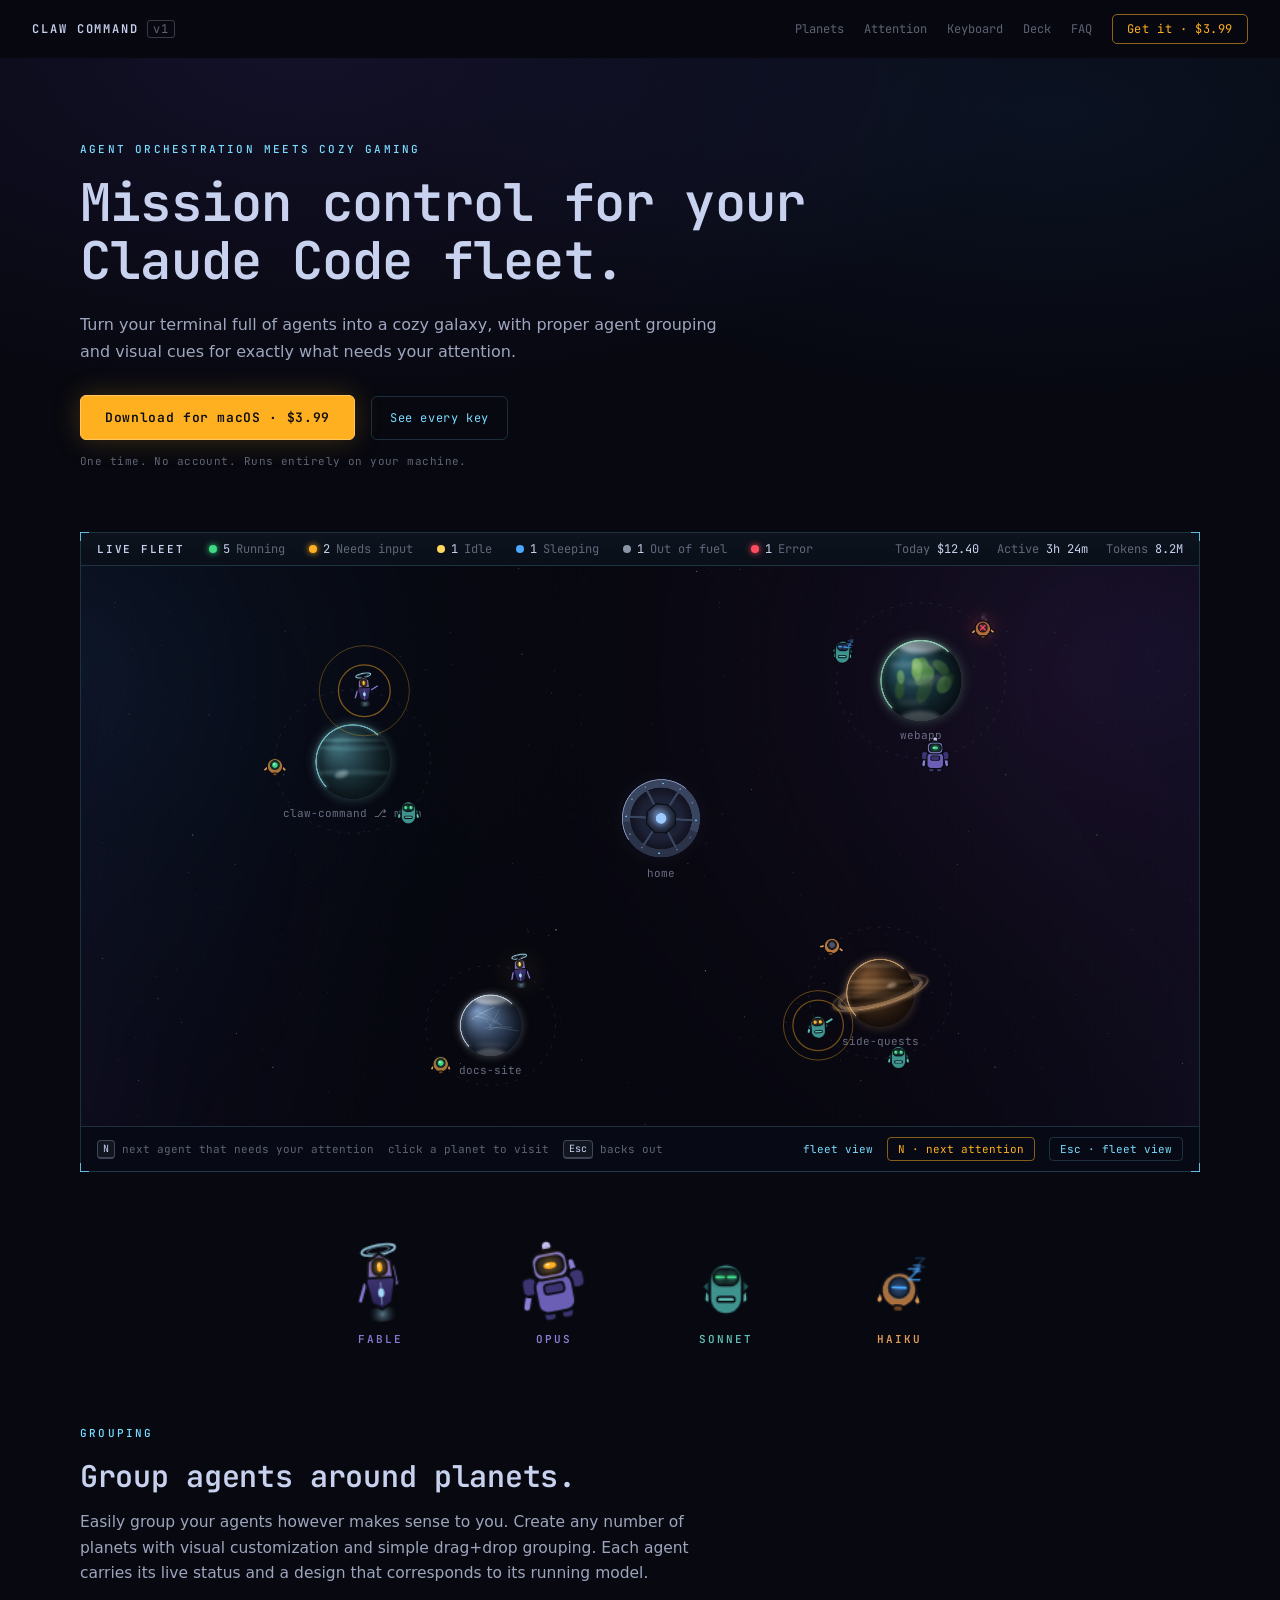
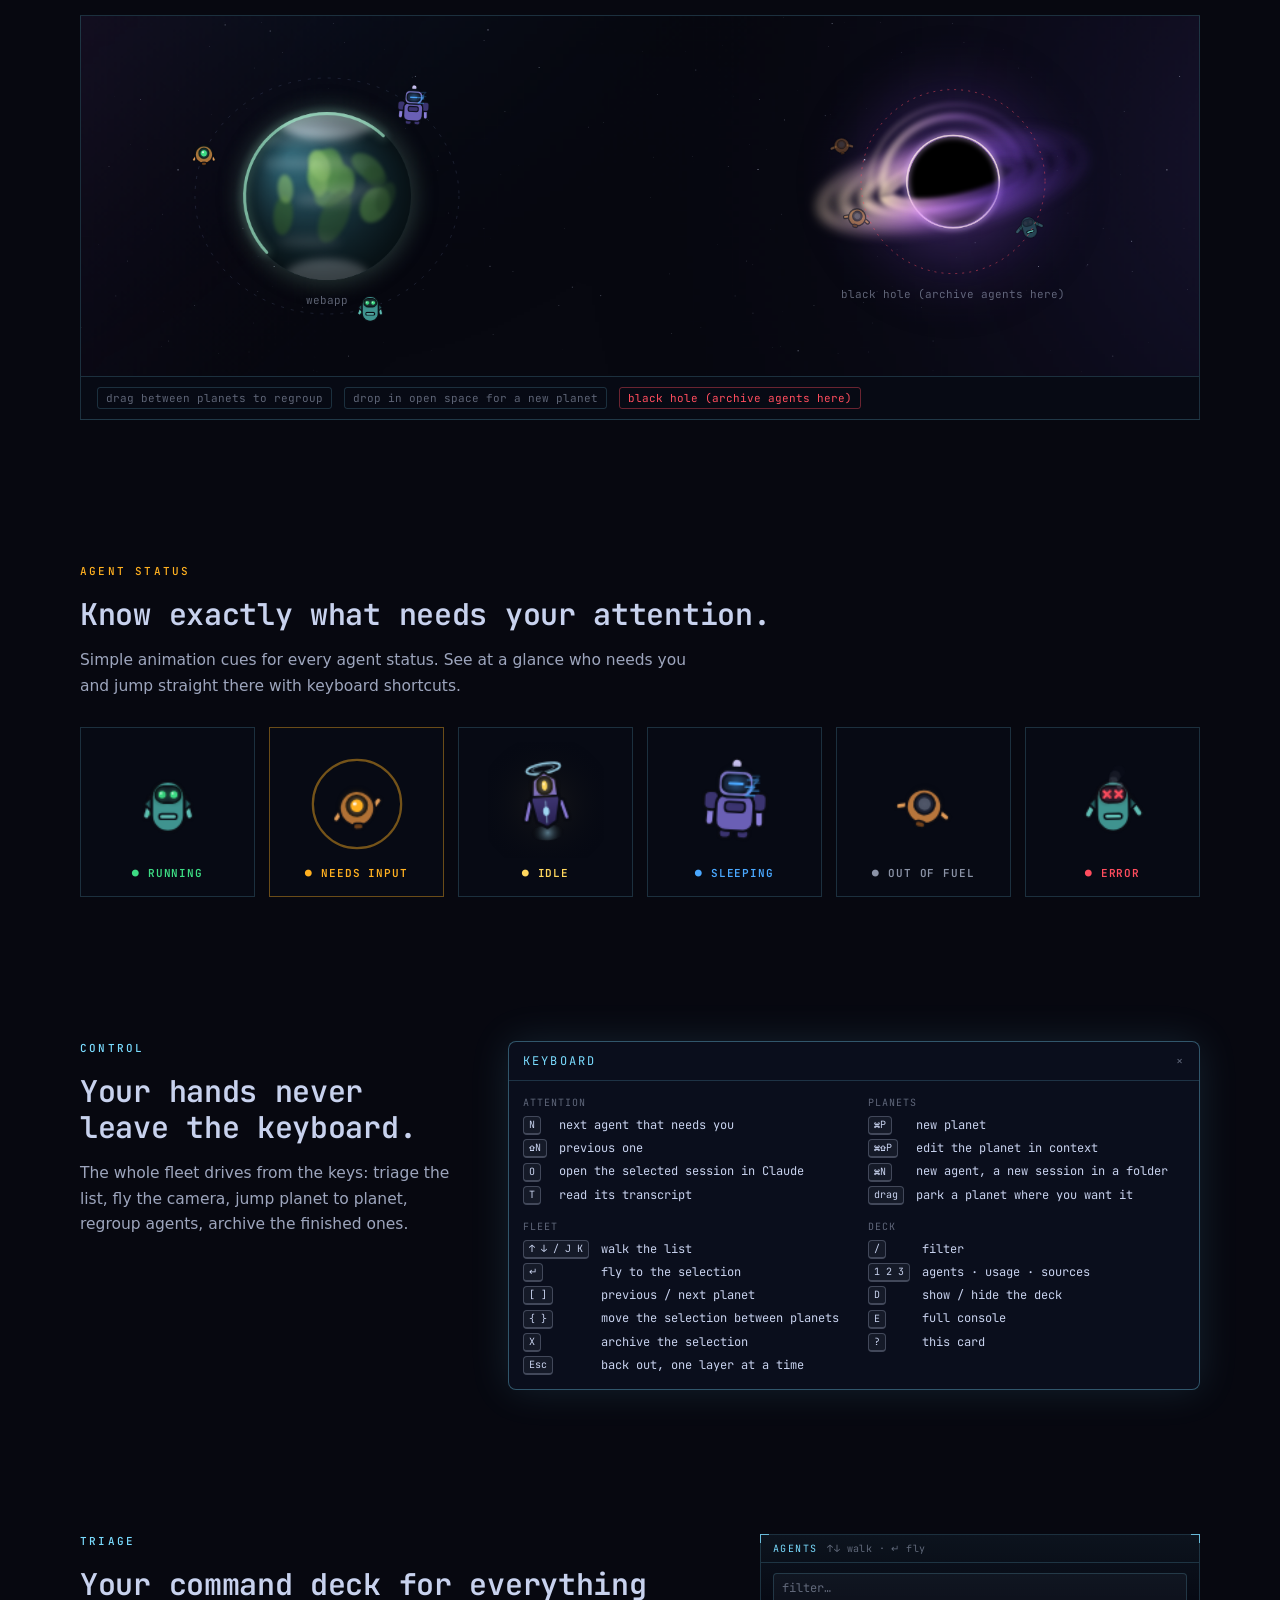
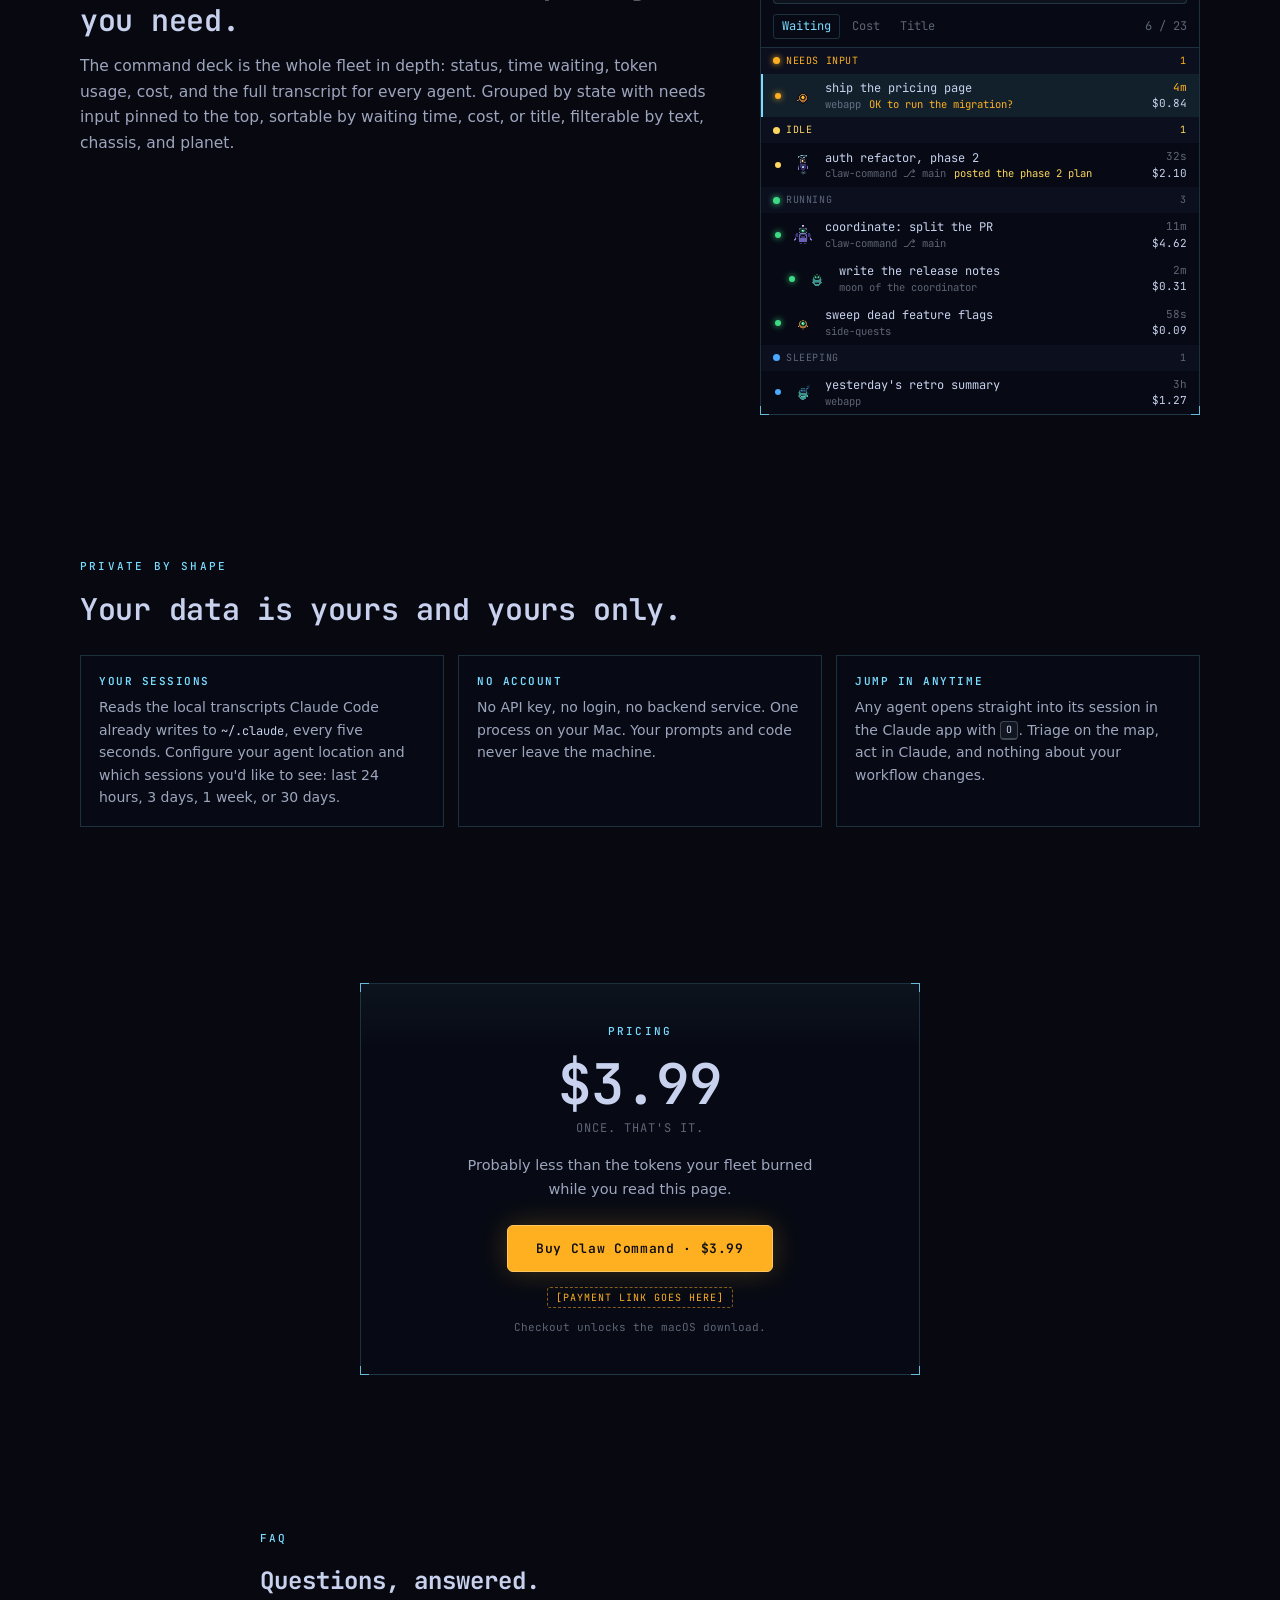
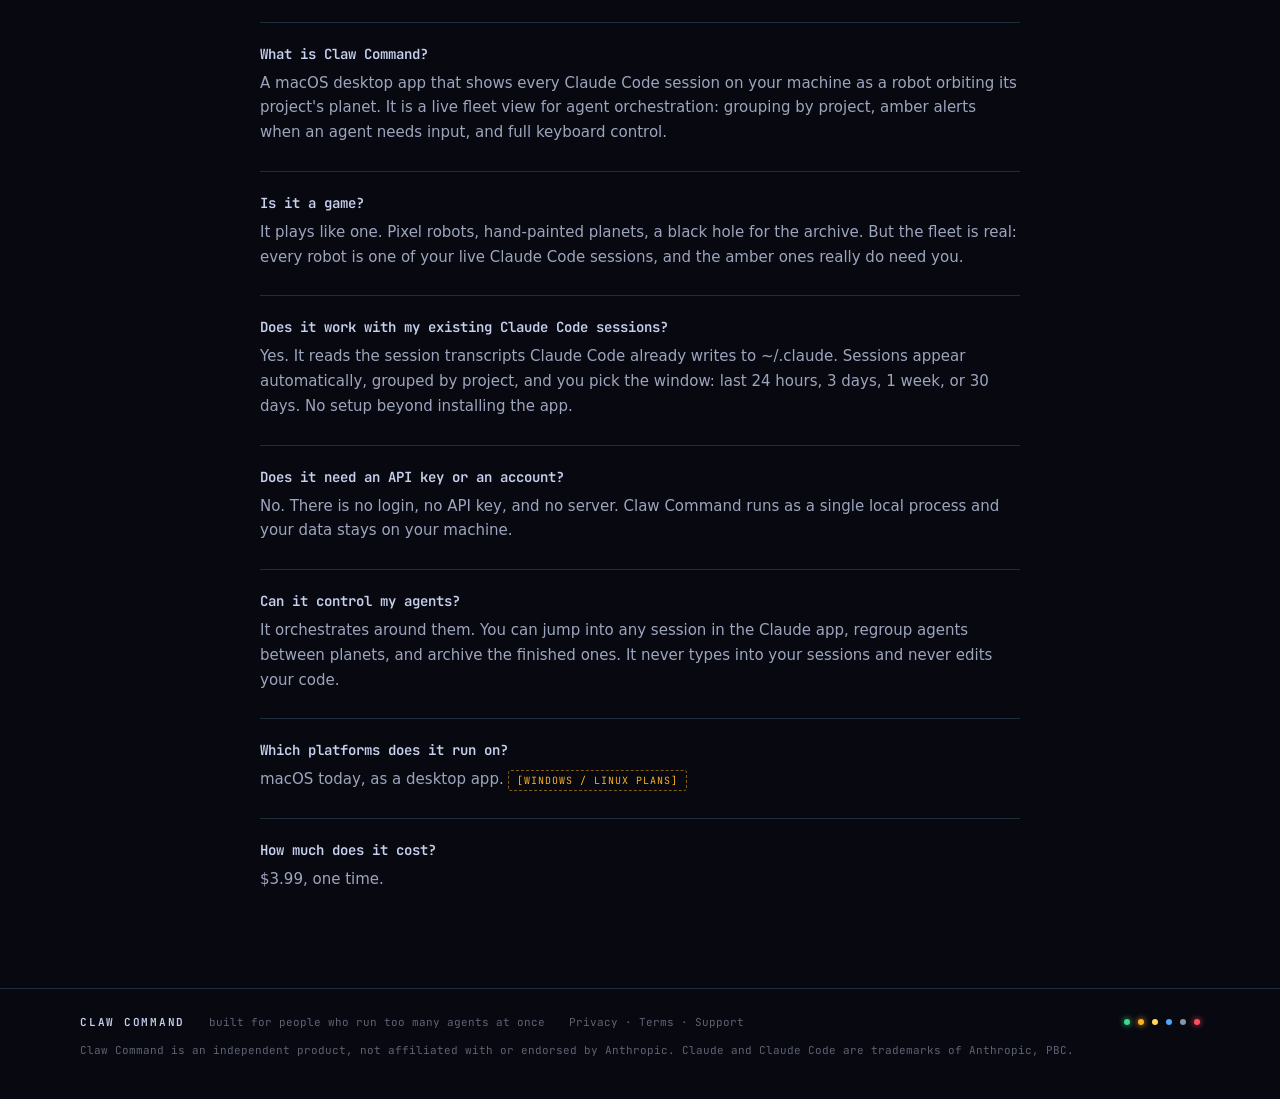
<file: index.html>
<!doctype html>
<html lang="en">
<head>
  <meta charset="utf-8">
  <meta name="viewport" content="width=device-width, initial-scale=1">
  <title>Claw Command: Mission Control for Your Claude Code Fleet</title>
  <meta name="description" content="A $3.99 macOS app that turns your Claude Code sessions into a cozy galaxy. Group agents by project, catch the ones that need you, drive it all by keyboard.">
  <link rel="canonical" href="https://clawcommand.space/">

  <meta property="og:type" content="website">
  <meta property="og:title" content="Claw Command: Mission Control for Your Claude Code Fleet">
  <meta property="og:description" content="Agent orchestration meets cozy gaming. $3.99, one time, local only.">
  <meta property="og:url" content="https://clawcommand.space/">
  <!-- TODO: add og.png (1200x630, a real fleet screenshot with an amber robot waving) then uncomment:
  <meta property="og:image" content="https://clawcommand.space/og.png">
  <meta name="twitter:card" content="summary_large_image">
  -->

  <link rel="preconnect" href="https://fonts.googleapis.com">
  <link rel="preconnect" href="https://fonts.gstatic.com" crossorigin>
  <link rel="stylesheet" href="https://fonts.googleapis.com/css2?family=JetBrains+Mono:wght@400;500;600;700&display=swap">
  <link rel="stylesheet" href="./assets/site.css">

  <script type="application/ld+json">
  {
    "@context": "https://schema.org",
    "@type": "SoftwareApplication",
    "name": "Claw Command",
    "operatingSystem": "macOS",
    "applicationCategory": "DeveloperApplication",
    "description": "A macOS desktop app that shows every Claude Code session on your machine as a robot orbiting its project's planet. A live fleet view for agent orchestration with amber alerts and full keyboard control.",
    "offers": { "@type": "Offer", "price": "3.99", "priceCurrency": "USD" }
  }
  </script>
  <script type="application/ld+json">
  {
    "@context": "https://schema.org",
    "@type": "FAQPage",
    "mainEntity": [
      {
        "@type": "Question",
        "name": "What is Claw Command?",
        "acceptedAnswer": { "@type": "Answer", "text": "A macOS desktop app that shows every Claude Code session on your machine as a robot orbiting its project's planet. It is a live fleet view for agent orchestration: grouping by project, amber alerts when an agent needs input, and full keyboard control." }
      },
      {
        "@type": "Question",
        "name": "Is it a game?",
        "acceptedAnswer": { "@type": "Answer", "text": "It plays like one. Pixel robots, hand-painted planets, a black hole for the archive. But the fleet is real: every robot is one of your live Claude Code sessions, and the amber ones really do need you." }
      },
      {
        "@type": "Question",
        "name": "Does it work with my existing Claude Code sessions?",
        "acceptedAnswer": { "@type": "Answer", "text": "Yes. It reads the session transcripts Claude Code already writes to ~/.claude. Sessions appear automatically, grouped by project, and you pick the window: last 24 hours, 3 days, 1 week, or 30 days. No setup beyond installing the app." }
      },
      {
        "@type": "Question",
        "name": "Does it need an API key or an account?",
        "acceptedAnswer": { "@type": "Answer", "text": "No. There is no login, no API key, and no server. Claw Command runs as a single local process and your data stays on your machine." }
      },
      {
        "@type": "Question",
        "name": "Can it control my agents?",
        "acceptedAnswer": { "@type": "Answer", "text": "It orchestrates around them. You can jump into any session in the Claude app, regroup agents between planets, and archive the finished ones. It never types into your sessions and never edits your code." }
      },
      {
        "@type": "Question",
        "name": "Which platforms does it run on?",
        "acceptedAnswer": { "@type": "Answer", "text": "macOS today, as a desktop app." }
      },
      {
        "@type": "Question",
        "name": "How much does it cost?",
        "acceptedAnswer": { "@type": "Answer", "text": "$3.99, one time." }
      }
    ]
  }
  </script>
</head>
<body>

  <nav class="nav">
    <div class="nav-brand">CLAW COMMAND<span class="nav-tag">v1</span></div>
    <div class="nav-links">
      <a class="nav-link" href="#planets">Planets</a>
      <a class="nav-link" href="#attention">Attention</a>
      <a class="nav-link" href="#keyboard">Keyboard</a>
      <a class="nav-link" href="#deck">Deck</a>
      <a class="nav-link" href="#faq">FAQ</a>
      <a class="nav-cta" href="#pricing">Get it · $3.99</a>
    </div>
  </nav>

  <header class="hero">
    <div class="wrap">
      <p class="kicker">Agent orchestration meets cozy gaming</p>
      <h1>Mission control for your Claude Code fleet.</h1>
      <p class="hero-sub">Turn your terminal full of agents into a cozy galaxy, with proper agent grouping and visual cues for exactly what needs your attention.</p>
      <div class="hero-ctas">
        <a class="btn-primary" href="#pricing">Download for macOS · $3.99</a>
        <a class="btn-ghost" href="#keyboard">See every key</a>
      </div>
      <p class="hero-note">One time. No account. Runs entirely on your machine.</p>
    </div>
  </header>

  <section class="demo-section">
    <div id="demo-wrap" class="pane wrap" tabindex="0">
      <i class="corner tl"></i><i class="corner tr"></i><i class="corner bl"></i><i class="corner br"></i>
      <div class="hud">
        <span class="hud-title">LIVE FLEET</span>
        <span class="hud-stat"><i class="dot dot-green"></i>5 <span class="k">Running</span></span>
        <span class="hud-stat"><i class="dot dot-amber"></i>2 <span class="k">Needs input</span></span>
        <span class="hud-stat"><i class="dot dot-idle"></i>1 <span class="k">Idle</span></span>
        <span class="hud-stat"><i class="dot dot-blue"></i>1 <span class="k">Sleeping</span></span>
        <span class="hud-stat"><i class="dot dot-grey"></i>1 <span class="k">Out of fuel</span></span>
        <span class="hud-stat"><i class="dot dot-red"></i>1 <span class="k">Error</span></span>
        <span class="hud-figs"><span><span class="k">Today</span> $12.40</span><span><span class="k">Active</span> 3h 24m</span><span><span class="k">Tokens</span> 8.2M</span></span>
      </div>
      <canvas id="demo-canvas"></canvas>
      <div class="demo-hints">
        <span><kbd>N</kbd> next agent that needs your attention</span>
        <span>click a planet to visit</span>
        <span><kbd>Esc</kbd> backs out</span>
        <span id="demo-status">fleet view</span>
        <button id="demo-btn-n" type="button" class="hint-btn amber">N · next attention</button>
        <button id="demo-btn-esc" type="button" class="hint-btn">Esc · fleet view</button>
      </div>
    </div>
  </section>

  <section class="roster-section" aria-label="One robot design per Claude model">
    <div class="wrap roster">
      <div class="roster-figure"><canvas class="rc" data-ch="fable"></canvas><p class="roster-label fable">FABLE</p></div>
      <div class="roster-figure"><canvas class="rc" data-ch="opus"></canvas><p class="roster-label opus">OPUS</p></div>
      <div class="roster-figure"><canvas class="rc" data-ch="sonnet"></canvas><p class="roster-label sonnet">SONNET</p></div>
      <div class="roster-figure"><canvas class="rc" data-ch="haiku"></canvas><p class="roster-label haiku">HAIKU</p></div>
    </div>
  </section>

  <section id="planets" class="section">
    <div class="wrap">
      <p class="kicker">Grouping</p>
      <h2>Group agents around planets.</h2>
      <p class="section-copy">Easily group your agents however makes sense to you. Create any number of planets with visual customization and simple drag+drop grouping. Each agent carries its live status and a design that corresponds to its running model.</p>
      <div class="pane">
        <canvas id="orbits-canvas"></canvas>
        <div class="chips">
          <span class="chip">drag between planets to regroup</span>
          <span class="chip">drop in open space for a new planet</span>
          <span class="chip red">black hole (archive agents here)</span>
        </div>
      </div>
    </div>
  </section>

  <section id="attention" class="section">
    <div class="wrap">
      <p class="kicker kicker-amber">Agent status</p>
      <h2>Know exactly what needs your attention.</h2>
      <p class="section-copy">Simple animation cues for every agent status. See at a glance who needs you and jump straight there with keyboard shortcuts.</p>
      <div class="cards">
        <div class="card">
          <canvas id="card-running"></canvas>
          <p class="card-label green">● RUNNING</p>
        </div>
        <div class="card amber">
          <canvas id="card-attn"></canvas>
          <p class="card-label amber">● NEEDS INPUT</p>
        </div>
        <div class="card">
          <canvas id="card-idle"></canvas>
          <p class="card-label idle">● IDLE</p>
        </div>
        <div class="card">
          <canvas id="card-sleep"></canvas>
          <p class="card-label blue">● SLEEPING</p>
        </div>
        <div class="card">
          <canvas id="card-fuel"></canvas>
          <p class="card-label grey">● OUT OF FUEL</p>
        </div>
        <div class="card">
          <canvas id="card-error"></canvas>
          <p class="card-label red">● ERROR</p>
        </div>
      </div>
    </div>
  </section>

  <section id="keyboard" class="section">
    <div class="wrap keyboard-grid">
      <div>
        <p class="kicker">Control</p>
        <h2>Your hands never leave the keyboard.</h2>
        <p class="section-copy">The whole fleet drives from the keys: triage the list, fly the camera, jump planet to planet, regroup agents, archive the finished ones.</p>
      </div>
      <div class="helpcard">
        <div class="helpcard-head">KEYBOARD<span class="x">×</span></div>
        <div class="helpcard-cols">
          <div>
            <h3>Attention</h3>
            <dl>
              <dt><kbd>N</kbd></dt><dd>next agent that needs you</dd>
              <dt><kbd>⇧N</kbd></dt><dd>previous one</dd>
              <dt><kbd>O</kbd></dt><dd>open the selected session in Claude</dd>
              <dt><kbd>T</kbd></dt><dd>read its transcript</dd>
            </dl>
            <h3>Fleet</h3>
            <dl>
              <dt><kbd>↑ ↓ / J K</kbd></dt><dd>walk the list</dd>
              <dt><kbd>↵</kbd></dt><dd>fly to the selection</dd>
              <dt><kbd>[ ]</kbd></dt><dd>previous / next planet</dd>
              <dt><kbd>{ }</kbd></dt><dd>move the selection between planets</dd>
              <dt><kbd>X</kbd></dt><dd>archive the selection</dd>
              <dt><kbd>Esc</kbd></dt><dd>back out, one layer at a time</dd>
            </dl>
          </div>
          <div>
            <h3>Planets</h3>
            <dl>
              <dt><kbd>⌘P</kbd></dt><dd>new planet</dd>
              <dt><kbd>⌘⇧P</kbd></dt><dd>edit the planet in context</dd>
              <dt><kbd>⌘N</kbd></dt><dd>new agent, a new session in a folder</dd>
              <dt><kbd>drag</kbd></dt><dd>park a planet where you want it</dd>
            </dl>
            <h3>Deck</h3>
            <dl>
              <dt><kbd>/</kbd></dt><dd>filter</dd>
              <dt><kbd>1 2 3</kbd></dt><dd>agents · usage · sources</dd>
              <dt><kbd>D</kbd></dt><dd>show / hide the deck</dd>
              <dt><kbd>E</kbd></dt><dd>full console</dd>
              <dt><kbd>?</kbd></dt><dd>this card</dd>
            </dl>
          </div>
        </div>
      </div>
    </div>
  </section>

  <section id="deck" class="section">
    <div class="wrap deck-grid">
      <div>
        <p class="kicker">Triage</p>
        <h2>Your command deck for everything you need.</h2>
        <p class="section-copy">The command deck is the whole fleet in depth: status, time waiting, token usage, cost, and the full transcript for every agent. Grouped by state with needs input pinned to the top, sortable by waiting time, cost, or title, filterable by text, chassis, and planet.</p>
      </div>
      <div class="pane deck">
        <i class="corner tl"></i><i class="corner tr"></i><i class="corner bl"></i><i class="corner br"></i>
        <div class="deck-head">Agents<span class="hint">↑↓ walk · ↵ fly</span></div>
        <div class="deck-search"><div>filter…</div></div>
        <div class="deck-sorts">
          <span class="on">Waiting</span>
          <span>Cost</span>
          <span>Title</span>
          <span class="count">6 / 23</span>
        </div>
        <div class="deck-list">
          <div class="deck-group amber"><i class="dot-amber dot"></i>Needs input<span class="n">1</span></div>
          <div class="deck-row selected">
            <i class="led amber"></i>
            <canvas class="ci" data-ch="haiku" data-anim="wave"></canvas>
            <div class="row-main">
              <div class="row-title">ship the pricing page</div>
              <div class="row-sub"><span>webapp</span><span class="row-prompt">OK to run the migration?</span></div>
            </div>
            <div class="row-figs"><span class="ago long">4m</span><span>$0.84</span></div>
          </div>
          <div class="deck-group idle"><i class="dot-idle dot"></i>Idle<span class="n">1</span></div>
          <div class="deck-row">
            <i class="led idle"></i>
            <canvas class="ci" data-ch="fable" data-anim="rest"></canvas>
            <div class="row-main">
              <div class="row-title">auth refactor, phase 2</div>
              <div class="row-sub"><span>claw-command ⎇ main</span><span class="row-prompt idle">posted the phase 2 plan</span></div>
            </div>
            <div class="row-figs"><span class="ago">32s</span><span>$2.10</span></div>
          </div>
          <div class="deck-group"><i class="dot-green dot"></i>Running<span class="n">3</span></div>
          <div class="deck-row">
            <i class="led green"></i>
            <canvas class="ci" data-ch="opus" data-anim="work"></canvas>
            <div class="row-main">
              <div class="row-title">coordinate: split the PR</div>
              <div class="row-sub"><span>claw-command ⎇ main</span></div>
            </div>
            <div class="row-figs"><span class="ago">11m</span><span>$4.62</span></div>
          </div>
          <div class="deck-row moon">
            <i class="led green"></i>
            <canvas class="ci" data-ch="sonnet" data-anim="work"></canvas>
            <div class="row-main">
              <div class="row-title">write the release notes</div>
              <div class="row-sub"><span>moon of the coordinator</span></div>
            </div>
            <div class="row-figs"><span class="ago">2m</span><span>$0.31</span></div>
          </div>
          <div class="deck-row">
            <i class="led green"></i>
            <canvas class="ci" data-ch="haiku" data-anim="work"></canvas>
            <div class="row-main">
              <div class="row-title">sweep dead feature flags</div>
              <div class="row-sub"><span>side-quests</span></div>
            </div>
            <div class="row-figs"><span class="ago">58s</span><span>$0.09</span></div>
          </div>
          <div class="deck-group"><i class="dot-blue dot"></i>Sleeping<span class="n">1</span></div>
          <div class="deck-row">
            <i class="led blue"></i>
            <canvas class="ci" data-ch="sonnet" data-anim="sleep"></canvas>
            <div class="row-main">
              <div class="row-title">yesterday's retro summary</div>
              <div class="row-sub"><span>webapp</span></div>
            </div>
            <div class="row-figs"><span class="ago">3h</span><span>$1.27</span></div>
          </div>
        </div>
      </div>
    </div>
  </section>

  <section id="local" class="section">
    <div class="wrap">
      <p class="kicker">Private by shape</p>
      <h2>Your data is yours and yours only.</h2>
      <div class="local-grid">
        <div class="local-card">
          <h3>Your sessions</h3>
          <p>Reads the local transcripts Claude Code already writes to <span class="path">~/.claude</span>, every five seconds. Configure your agent location and which sessions you'd like to see: last 24 hours, 3 days, 1 week, or 30 days.</p>
        </div>
        <div class="local-card">
          <h3>No account</h3>
          <p>No API key, no login, no backend service. One process on your Mac. Your prompts and code never leave the machine.</p>
        </div>
        <div class="local-card">
          <h3>Jump in anytime</h3>
          <p>Any agent opens straight into its session in the Claude app with <kbd>O</kbd>. Triage on the map, act in Claude, and nothing about your workflow changes.</p>
        </div>
      </div>
    </div>
  </section>

  <section id="pricing" class="pricing-section">
    <div class="pane pricing">
      <i class="corner tl"></i><i class="corner tr"></i><i class="corner bl"></i><i class="corner br"></i>
      <p class="kicker">Pricing</p>
      <p class="price">$3.99</p>
      <p class="price-sub">ONCE. THAT'S IT.</p>
      <p class="blurb">Probably less than the tokens your fleet burned while you read this page.</p>
      <a class="btn-primary" href="#pricing">Buy Claw Command · $3.99</a>
      <p class="ph-wrap"><span class="ph">[PAYMENT LINK GOES HERE]</span></p>
      <p class="fine">Checkout unlocks the macOS download.</p>
    </div>
  </section>

  <section id="faq" class="faq-section">
    <div class="wrap faq">
      <p class="kicker">FAQ</p>
      <h2>Questions, answered.</h2>
      <dl>
        <dt>What is Claw Command?</dt>
        <dd>A macOS desktop app that shows every Claude Code session on your machine as a robot orbiting its project's planet. It is a live fleet view for agent orchestration: grouping by project, amber alerts when an agent needs input, and full keyboard control.</dd>
        <dt>Is it a game?</dt>
        <dd>It plays like one. Pixel robots, hand-painted planets, a black hole for the archive. But the fleet is real: every robot is one of your live Claude Code sessions, and the amber ones really do need you.</dd>
        <dt>Does it work with my existing Claude Code sessions?</dt>
        <dd>Yes. It reads the session transcripts Claude Code already writes to ~/.claude. Sessions appear automatically, grouped by project, and you pick the window: last 24 hours, 3 days, 1 week, or 30 days. No setup beyond installing the app.</dd>
        <dt>Does it need an API key or an account?</dt>
        <dd>No. There is no login, no API key, and no server. Claw Command runs as a single local process and your data stays on your machine.</dd>
        <dt>Can it control my agents?</dt>
        <dd>It orchestrates around them. You can jump into any session in the Claude app, regroup agents between planets, and archive the finished ones. It never types into your sessions and never edits your code.</dd>
        <dt>Which platforms does it run on?</dt>
        <dd>macOS today, as a desktop app. <span class="ph">[WINDOWS / LINUX PLANS]</span></dd>
        <dt>How much does it cost?</dt>
        <dd>$3.99, one time.</dd>
      </dl>
    </div>
  </section>

  <footer class="footer">
    <div class="wrap">
      <span class="footer-brand">CLAW COMMAND</span>
      <span>built for people who run too many agents at once</span>
      <span class="footer-links"><a href="./privacy.html">Privacy</a> · <a href="./terms.html">Terms</a> · <a href="mailto:support@clawcommand.space">Support</a></span>
      <span class="footer-dots">
        <i class="dot-green dot"></i>
        <i class="dot-amber dot"></i>
        <i class="dot-idle dot"></i>
        <i class="dot-blue dot"></i>
        <i class="dot-grey dot"></i>
        <i class="dot-red dot"></i>
      </span>
    </div>
    <p class="footer-legal">Claw Command is an independent product, not affiliated with or endorsed by Anthropic. Claude and Claude Code are trademarks of Anthropic, PBC.</p>
  </footer>

  <script src="./assets/claw-demo.js" defer></script>
  <script src="./assets/fleet.js" defer></script>
</body>
</html>
</file>
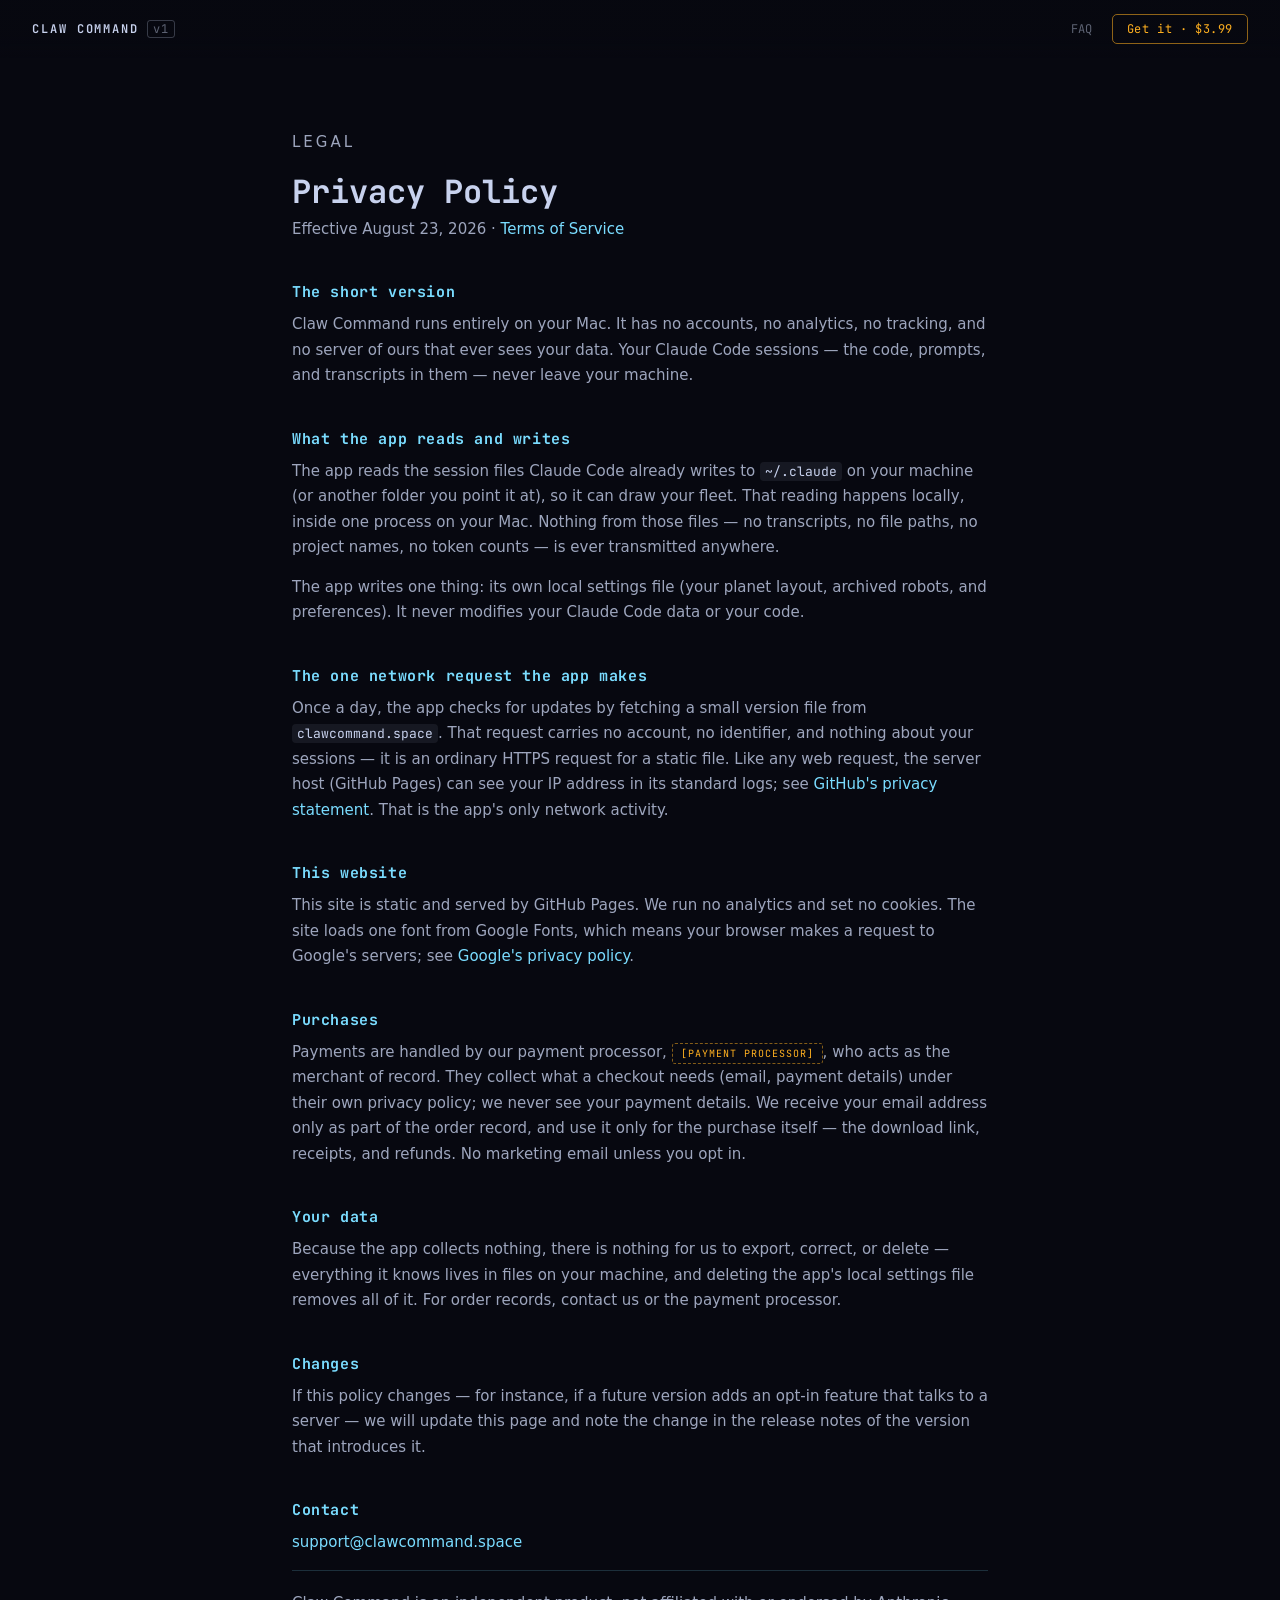
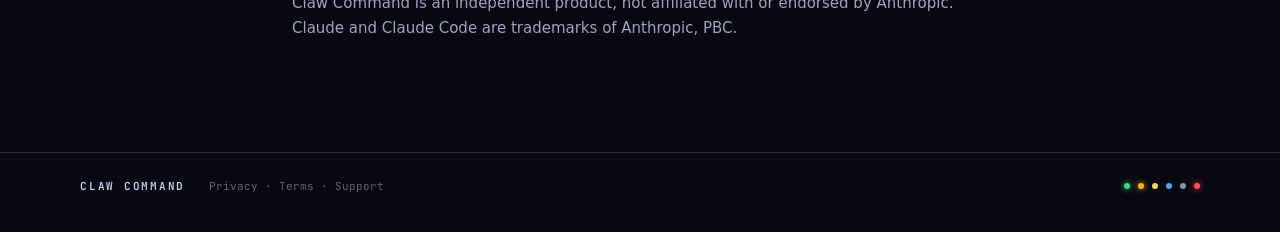
<file: privacy.html>
<!doctype html>
<html lang="en">
<head>
  <meta charset="utf-8">
  <meta name="viewport" content="width=device-width, initial-scale=1">
  <title>Privacy Policy · Claw Command</title>
  <meta name="description" content="Claw Command's privacy policy. The short version: the app collects nothing and your data stays on your machine.">
  <link rel="canonical" href="https://clawcommand.space/privacy.html">
  <link rel="preconnect" href="https://fonts.googleapis.com">
  <link rel="preconnect" href="https://fonts.gstatic.com" crossorigin>
  <link rel="stylesheet" href="https://fonts.googleapis.com/css2?family=JetBrains+Mono:wght@400;500;600;700&display=swap">
  <link rel="stylesheet" href="./assets/site.css">
</head>
<body>

  <nav class="nav">
    <div class="nav-brand"><a href="./" style="color:inherit">CLAW COMMAND</a><span class="nav-tag">v1</span></div>
    <div class="nav-links">
      <a class="nav-link" href="./#faq">FAQ</a>
      <a class="nav-cta" href="./#pricing">Get it · $3.99</a>
    </div>
  </nav>

  <main class="legal wrap">
    <p class="kicker">Legal</p>
    <h1>Privacy Policy</h1>
    <p class="legal-meta">Effective August 23, 2026 · <a href="./terms.html">Terms of Service</a></p>

    <h2>The short version</h2>
    <p>
      Claw Command runs entirely on your Mac. It has no accounts, no analytics, no tracking,
      and no server of ours that ever sees your data. Your Claude Code sessions — the code,
      prompts, and transcripts in them — never leave your machine.
    </p>

    <h2>What the app reads and writes</h2>
    <p>
      The app reads the session files Claude Code already writes to <code>~/.claude</code>
      on your machine (or another folder you point it at), so it can draw your fleet. That
      reading happens locally, inside one process on your Mac. Nothing from those files —
      no transcripts, no file paths, no project names, no token counts — is ever transmitted
      anywhere.
    </p>
    <p>
      The app writes one thing: its own local settings file (your planet layout, archived
      robots, and preferences). It never modifies your Claude Code data or your code.
    </p>

    <h2>The one network request the app makes</h2>
    <p>
      Once a day, the app checks for updates by fetching a small version file from
      <code>clawcommand.space</code>. That request carries no account, no identifier, and
      nothing about your sessions — it is an ordinary HTTPS request for a static file. Like
      any web request, the server host (GitHub Pages) can see your IP address in its
      standard logs; see <a href="https://docs.github.com/en/site-policy/privacy-policies/github-general-privacy-statement" rel="noopener">GitHub's privacy statement</a>.
      That is the app's only network activity.
    </p>

    <h2>This website</h2>
    <p>
      This site is static and served by GitHub Pages. We run no analytics and set no
      cookies. The site loads one font from Google Fonts, which means your browser makes a
      request to Google's servers; see
      <a href="https://policies.google.com/privacy" rel="noopener">Google's privacy policy</a>.
    </p>

    <h2>Purchases</h2>
    <p>
      Payments are handled by our payment processor, <span class="ph">[PAYMENT PROCESSOR]</span>,
      who acts as the merchant of record. They collect what a checkout needs (email, payment
      details) under their own privacy policy; we never see your payment details. We receive
      your email address only as part of the order record, and use it only for the purchase
      itself — the download link, receipts, and refunds. No marketing email unless you opt in.
    </p>

    <h2>Your data</h2>
    <p>
      Because the app collects nothing, there is nothing for us to export, correct, or
      delete — everything it knows lives in files on your machine, and deleting the app's
      local settings file removes all of it. For order records, contact us or the payment
      processor.
    </p>

    <h2>Changes</h2>
    <p>
      If this policy changes — for instance, if a future version adds an opt-in feature that
      talks to a server — we will update this page and note the change in the release notes
      of the version that introduces it.
    </p>

    <h2>Contact</h2>
    <p>
      <a href="mailto:support@clawcommand.space">support@clawcommand.space</a>
    </p>

    <p class="legal-disclaimer">
      Claw Command is an independent product, not affiliated with or endorsed by Anthropic.
      Claude and Claude Code are trademarks of Anthropic, PBC.
    </p>
  </main>

  <footer class="footer">
    <div class="wrap">
      <span class="footer-brand">CLAW COMMAND</span>
      <span class="footer-links"><a href="./privacy.html">Privacy</a> · <a href="./terms.html">Terms</a> · <a href="mailto:support@clawcommand.space">Support</a></span>
      <span class="footer-dots">
        <i class="dot-green dot"></i>
        <i class="dot-amber dot"></i>
        <i class="dot-idle dot"></i>
        <i class="dot-blue dot"></i>
        <i class="dot-grey dot"></i>
        <i class="dot-red dot"></i>
      </span>
    </div>
  </footer>

</body>
</html>
</file>
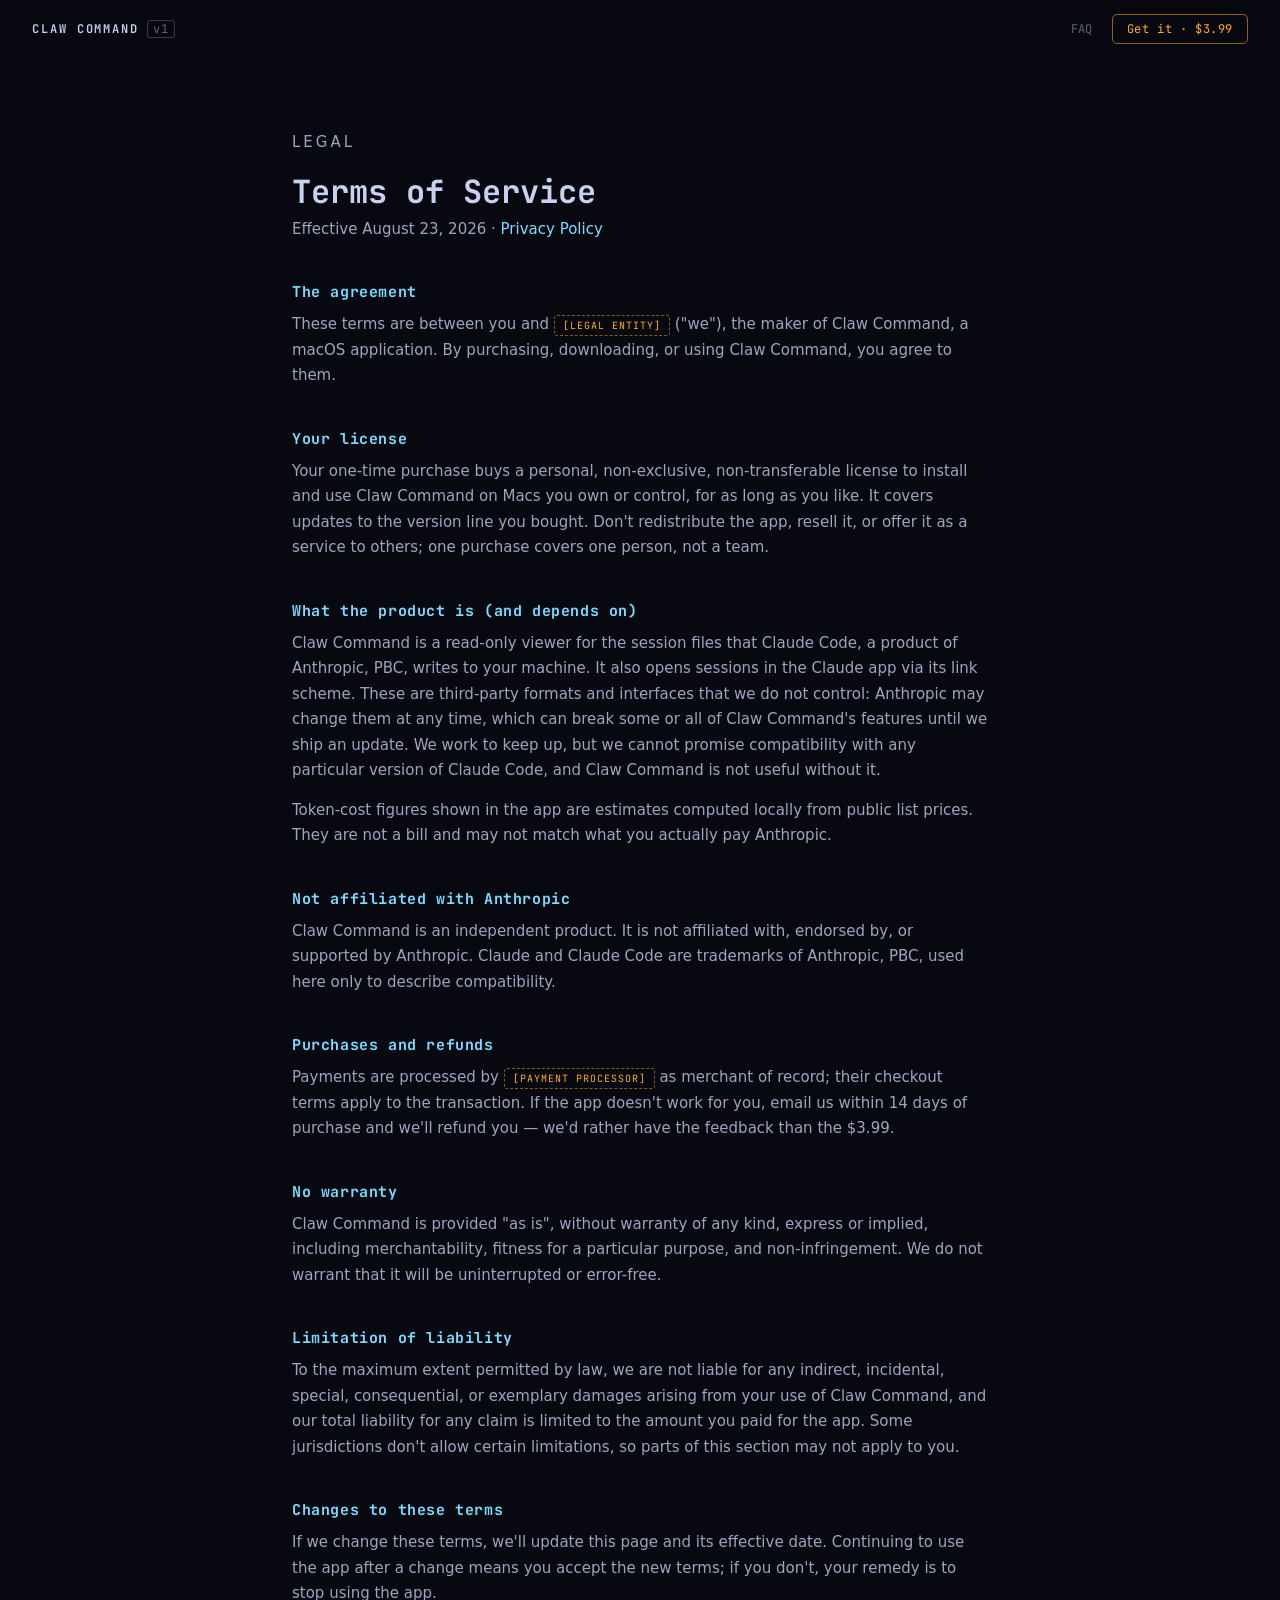
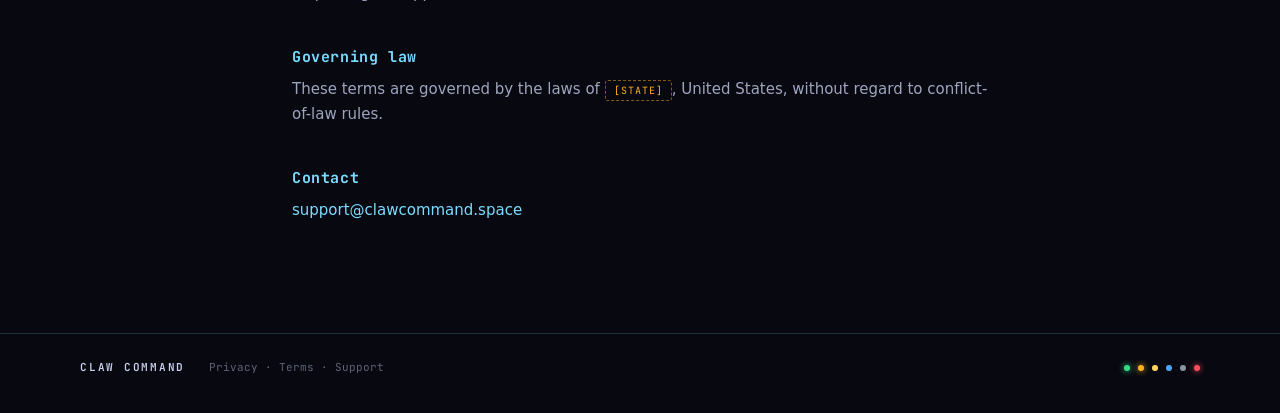
<file: terms.html>
<!doctype html>
<html lang="en">
<head>
  <meta charset="utf-8">
  <meta name="viewport" content="width=device-width, initial-scale=1">
  <title>Terms of Service · Claw Command</title>
  <meta name="description" content="Terms of service and license for Claw Command, the macOS fleet view for Claude Code sessions.">
  <link rel="canonical" href="https://clawcommand.space/terms.html">
  <link rel="preconnect" href="https://fonts.googleapis.com">
  <link rel="preconnect" href="https://fonts.gstatic.com" crossorigin>
  <link rel="stylesheet" href="https://fonts.googleapis.com/css2?family=JetBrains+Mono:wght@400;500;600;700&display=swap">
  <link rel="stylesheet" href="./assets/site.css">
</head>
<body>

  <nav class="nav">
    <div class="nav-brand"><a href="./" style="color:inherit">CLAW COMMAND</a><span class="nav-tag">v1</span></div>
    <div class="nav-links">
      <a class="nav-link" href="./#faq">FAQ</a>
      <a class="nav-cta" href="./#pricing">Get it · $3.99</a>
    </div>
  </nav>

  <main class="legal wrap">
    <p class="kicker">Legal</p>
    <h1>Terms of Service</h1>
    <p class="legal-meta">Effective August 23, 2026 · <a href="./privacy.html">Privacy Policy</a></p>

    <h2>The agreement</h2>
    <p>
      These terms are between you and <span class="ph">[LEGAL ENTITY]</span> ("we"), the
      maker of Claw Command, a macOS application. By purchasing, downloading, or using
      Claw Command, you agree to them.
    </p>

    <h2>Your license</h2>
    <p>
      Your one-time purchase buys a personal, non-exclusive, non-transferable license to
      install and use Claw Command on Macs you own or control, for as long as you like.
      It covers updates to the version line you bought. Don't redistribute the app, resell
      it, or offer it as a service to others; one purchase covers one person, not a team.
    </p>

    <h2>What the product is (and depends on)</h2>
    <p>
      Claw Command is a read-only viewer for the session files that Claude Code, a product
      of Anthropic, PBC, writes to your machine. It also opens sessions in the Claude app
      via its link scheme. These are third-party formats and interfaces that we do not
      control: Anthropic may change them at any time, which can break some or all of
      Claw Command's features until we ship an update. We work to keep up, but we cannot
      promise compatibility with any particular version of Claude Code, and Claw Command
      is not useful without it.
    </p>
    <p>
      Token-cost figures shown in the app are estimates computed locally from public list
      prices. They are not a bill and may not match what you actually pay Anthropic.
    </p>

    <h2>Not affiliated with Anthropic</h2>
    <p>
      Claw Command is an independent product. It is not affiliated with, endorsed by, or
      supported by Anthropic. Claude and Claude Code are trademarks of Anthropic, PBC,
      used here only to describe compatibility.
    </p>

    <h2>Purchases and refunds</h2>
    <p>
      Payments are processed by <span class="ph">[PAYMENT PROCESSOR]</span> as merchant of
      record; their checkout terms apply to the transaction. If the app doesn't work for
      you, email us within 14 days of purchase and we'll refund you — we'd rather have the
      feedback than the $3.99.
    </p>

    <h2>No warranty</h2>
    <p>
      Claw Command is provided "as is", without warranty of any kind, express or implied,
      including merchantability, fitness for a particular purpose, and non-infringement.
      We do not warrant that it will be uninterrupted or error-free.
    </p>

    <h2>Limitation of liability</h2>
    <p>
      To the maximum extent permitted by law, we are not liable for any indirect,
      incidental, special, consequential, or exemplary damages arising from your use of
      Claw Command, and our total liability for any claim is limited to the amount you
      paid for the app. Some jurisdictions don't allow certain limitations, so parts of
      this section may not apply to you.
    </p>

    <h2>Changes to these terms</h2>
    <p>
      If we change these terms, we'll update this page and its effective date. Continuing
      to use the app after a change means you accept the new terms; if you don't, your
      remedy is to stop using the app.
    </p>

    <h2>Governing law</h2>
    <p>
      These terms are governed by the laws of <span class="ph">[STATE]</span>, United
      States, without regard to conflict-of-law rules.
    </p>

    <h2>Contact</h2>
    <p>
      <a href="mailto:support@clawcommand.space">support@clawcommand.space</a>
    </p>
  </main>

  <footer class="footer">
    <div class="wrap">
      <span class="footer-brand">CLAW COMMAND</span>
      <span class="footer-links"><a href="./privacy.html">Privacy</a> · <a href="./terms.html">Terms</a> · <a href="mailto:support@clawcommand.space">Support</a></span>
      <span class="footer-dots">
        <i class="dot-green dot"></i>
        <i class="dot-amber dot"></i>
        <i class="dot-idle dot"></i>
        <i class="dot-blue dot"></i>
        <i class="dot-grey dot"></i>
        <i class="dot-red dot"></i>
      </span>
    </div>
  </footer>

</body>
</html>
</file>
<file: assets/site.css>
/* Claw Command marketing site. Same tokens as the app: web/app/app.vue + lib/palette.ts. */

:root {
  --bg: #070810;
  --text: #c8d2ee;
  --text-dim: rgba(200, 210, 238, 0.45);
  --text-body: rgba(200, 210, 238, 0.78);
  --mono: 'JetBrains Mono', ui-monospace, SFMono-Regular, Menlo, monospace;
  --sans: ui-sans-serif, system-ui, -apple-system, sans-serif;
  --accent: #7adcff;
  --line: rgba(122, 220, 255, 0.18);
  --deck-bg: #0b0f1e;
  --amber: #ffb020;
  --idle: #ffd75e;
  --red: #ff4d5e;
  --green: #3ddc84;
  --blue: #4aa8ff;
  --grey: #8b93a7;
  color-scheme: dark;
}

* { box-sizing: border-box; }

body {
  margin: 0;
  background: var(--bg);
  color: var(--text);
  font-family: var(--sans);
}

a { color: var(--accent); text-decoration: none; }
a:hover { color: #a9e6ff; }

h1, h2, h3 { font-family: var(--mono); }

kbd {
  display: inline-block;
  min-width: 16px;
  padding: 1px 5px;
  border: 1px solid rgba(200, 210, 238, 0.25);
  border-bottom-width: 2px;
  border-radius: 4px;
  background: rgba(200, 210, 238, 0.06);
  color: var(--text);
  font: 10px/1.4 var(--mono);
  text-align: center;
  vertical-align: middle;
}

::-webkit-scrollbar { width: 8px; height: 8px; }
::-webkit-scrollbar-thumb { background: rgba(122, 220, 255, 0.14); border-radius: 4px; }
::-webkit-scrollbar-thumb:hover { background: rgba(122, 220, 255, 0.28); }

.wrap { max-width: 1120px; margin: 0 auto; }

/* ── nav ─────────────────────────────────────────────────────────────────── */

.nav {
  position: sticky;
  top: 0;
  z-index: 30;
  display: flex;
  align-items: center;
  gap: 26px;
  padding: 14px 32px;
  background: linear-gradient(180deg, rgba(7, 8, 16, 0.96) 60%, rgba(7, 8, 16, 0.75));
  backdrop-filter: blur(6px);
  font: 12px/1 var(--mono);
  white-space: nowrap;
}
.nav-brand { display: flex; align-items: center; letter-spacing: 0.16em; font-weight: 600; }
.nav-tag {
  margin-left: 8px;
  padding: 2px 5px;
  border: 1px solid rgba(200, 210, 238, 0.25);
  border-radius: 3px;
  color: var(--text-dim);
  letter-spacing: 0.08em;
  font-weight: 400;
}
.nav-links { display: flex; gap: 20px; margin-left: auto; align-items: center; }
.nav-links a { color: var(--text-dim); }
.nav-links a:hover { color: var(--accent); }
.nav-cta {
  padding: 8px 14px;
  border: 1px solid rgba(255, 176, 32, 0.55);
  border-radius: 5px;
  letter-spacing: 0.05em;
}
.nav-links a.nav-cta { color: var(--amber); }
.nav-links a.nav-cta:hover { color: #ffc75e; border-color: #ffc75e; }

/* ── hero ────────────────────────────────────────────────────────────────── */

.hero {
  padding: 84px 32px 40px;
  background:
    radial-gradient(720px 340px at 24% 0%, rgba(84, 64, 168, 0.16), rgba(0, 0, 0, 0)),
    radial-gradient(640px 300px at 82% 12%, rgba(38, 86, 150, 0.13), rgba(0, 0, 0, 0));
}
.kicker {
  margin: 0 0 18px;
  font: 500 11px var(--mono);
  letter-spacing: 0.2em;
  text-transform: uppercase;
  color: var(--accent);
}
.kicker-amber { color: var(--amber); }
.hero h1 {
  margin: 0;
  max-width: 780px;
  font-size: 52px;
  line-height: 1.12;
  font-weight: 600;
  letter-spacing: -0.015em;
}
.hero-sub { margin: 22px 0 0; max-width: 640px; font: 16px/1.65 var(--sans); color: var(--text-body); }
.hero-ctas { display: flex; align-items: center; flex-wrap: wrap; gap: 16px; margin: 30px 0 0; }
.hero-note { margin: 14px 0 0; font: 11px var(--mono); color: var(--text-dim); letter-spacing: 0.04em; }

.btn-primary {
  display: inline-block;
  padding: 13px 24px;
  background: var(--amber);
  border: 1px solid #ffc75e;
  border-radius: 6px;
  box-shadow: 0 0 28px rgba(255, 176, 32, 0.22);
  font: 600 13px var(--mono);
  letter-spacing: 0.05em;
}
a.btn-primary { color: #0a0c14; }
a.btn-primary:hover { background: #ffc75e; color: #0a0c14; }
.btn-ghost {
  display: inline-block;
  padding: 13px 18px;
  border: 1px solid var(--line);
  border-radius: 6px;
  font: 12px var(--mono);
  letter-spacing: 0.05em;
}
a.btn-ghost:hover { border-color: var(--accent); }

/* ── panes (console styling from DeckPanel.vue) ──────────────────────────── */

.pane {
  position: relative;
  border: 1px solid var(--line);
  background:
    linear-gradient(180deg, rgba(122, 220, 255, 0.045), rgba(0, 0, 0, 0) 64px),
    rgba(9, 12, 24, 0.55);
}
.corner { position: absolute; width: 9px; height: 9px; border: 1.5px solid var(--accent); opacity: 0.8; }
.corner.tl { top: -1px; left: -1px; border-right: 0; border-bottom: 0; }
.corner.tr { top: -1px; right: -1px; border-left: 0; border-bottom: 0; }
.corner.bl { bottom: -1px; left: -1px; border-right: 0; border-top: 0; }
.corner.br { bottom: -1px; right: -1px; border-left: 0; border-top: 0; }

/* ── the demo ────────────────────────────────────────────────────────────── */

.demo-section { padding: 24px 32px 64px; }
#demo-wrap { outline: none; }
.hud {
  display: flex;
  align-items: center;
  gap: 24px;
  padding: 10px 16px;
  border-bottom: 1px solid var(--line);
  font: 12px/1 var(--mono);
  white-space: nowrap;
  overflow: hidden;
}
.hud-title { letter-spacing: 0.16em; font-weight: 600; font-size: 11px; }
.hud-stat { display: flex; align-items: center; gap: 6px; }
.hud-stat .k { color: var(--text-dim); }
.hud-figs { margin-left: auto; display: flex; gap: 18px; }
.hud-figs .k { color: var(--text-dim); }
.dot { width: 8px; height: 8px; border-radius: 50%; flex: none; }
.dot-green { background: var(--green); box-shadow: 0 0 6px var(--green); }
.dot-amber { background: var(--amber); box-shadow: 0 0 6px var(--amber); }
.dot-idle { background: var(--idle); }
.dot-blue { background: var(--blue); }
.dot-grey { background: var(--grey); }
.dot-red { background: var(--red); box-shadow: 0 0 6px var(--red); }

#demo-canvas { display: block; width: 100%; height: 560px; cursor: grab; }

.demo-hints {
  display: flex;
  align-items: center;
  flex-wrap: wrap;
  gap: 10px 14px;
  padding: 10px 16px;
  border-top: 1px solid var(--line);
  font: 11px/1.5 var(--mono);
  color: var(--text-dim);
}
#demo-status { margin-left: auto; color: var(--accent); }
.hint-btn {
  padding: 4px 10px;
  border: 1px solid var(--line);
  border-radius: 4px;
  background: none;
  color: var(--accent);
  font: 11px var(--mono);
  cursor: pointer;
}
.hint-btn:hover { border-color: var(--accent); }
.hint-btn.amber { border-color: rgba(255, 176, 32, 0.5); color: var(--amber); }
.hint-btn.amber:hover { border-color: var(--amber); }

/* ── model roster ────────────────────────────────────────────────────────── */

.roster-section { padding: 0 32px 8px; }
.roster { display: flex; justify-content: center; flex-wrap: wrap; gap: 16px clamp(24px, 6vw, 88px); }
.roster-figure { text-align: center; }
.roster-figure canvas { display: block; width: 96px; height: 96px; margin: 0 auto; }
.roster-label { margin: 0; font: 600 11px var(--mono); letter-spacing: 0.18em; }
.roster-label.fable { color: #8878d4; }
.roster-label.opus { color: #8b7fd8; }
.roster-label.sonnet { color: #5fbdb4; }
.roster-label.haiku { color: #e29c58; }
@media (max-width: 560px) {
  .roster { display: grid; grid-template-columns: repeat(2, auto); gap: 20px 48px; }
}

/* ── sections ────────────────────────────────────────────────────────────── */

.section { padding: 72px 32px; }
.section h2 { margin: 0; font-size: 30px; line-height: 1.2; font-weight: 600; letter-spacing: -0.01em; }
.section-copy { margin: 16px 0 28px; max-width: 640px; font: 15.5px/1.65 var(--sans); color: var(--text-body); }
.section-copy + .section-copy { margin-top: -14px; }

/* planets */
#orbits-canvas { display: block; width: 100%; height: 360px; }
.chips { display: flex; flex-wrap: wrap; gap: 12px; padding: 10px 16px; border-top: 1px solid var(--line); font: 11px var(--mono); color: var(--text-dim); }
.chip { padding: 3px 8px; border: 1px solid var(--line); border-radius: 3px; }
.chip.red { border-color: rgba(255, 77, 94, 0.4); color: var(--red); }

/* attention cards */
.cards { display: grid; grid-template-columns: repeat(6, minmax(0, 1fr)); gap: 14px; }
.card { border: 1px solid var(--line); background: rgba(9, 12, 24, 0.55); padding: 14px 14px 12px; text-align: center; }
.card.amber { border-color: rgba(255, 176, 32, 0.4); }
.card canvas { display: block; width: 116px; height: 116px; margin: 0 auto; max-width: 100%; }
.card-label { margin: 8px 0 4px; font: 600 11px var(--mono); letter-spacing: 0.08em; }
.card-label.green { color: var(--green); }
.card-label.amber { color: var(--amber); }
.card-label.idle { color: var(--idle); }
.card-label.blue { color: var(--blue); }
.card-label.grey { color: var(--grey); }
.card-label.red { color: var(--red); }
.card-sub { margin: 0; font: 11.5px/1.5 var(--sans); color: var(--text-dim); }

/* keyboard */
.keyboard-grid { display: grid; grid-template-columns: 380px minmax(0, 1fr); gap: 48px; align-items: start; }
.helpcard {
  border: 1px solid rgba(122, 220, 255, 0.35);
  border-radius: 8px;
  background: rgba(11, 15, 30, 0.96);
  box-shadow: 0 0 40px rgba(122, 220, 255, 0.12);
  font: 12px/1.5 var(--mono);
}
.helpcard-head {
  display: flex;
  align-items: center;
  padding: 10px 14px;
  border-bottom: 1px solid var(--line);
  letter-spacing: 0.18em;
  color: var(--accent);
}
.helpcard-head .x { margin-left: auto; color: var(--text-dim); }
.helpcard-cols { display: grid; grid-template-columns: 1fr 1fr; gap: 14px 28px; padding: 14px; }
.helpcard h3 {
  margin: 0 0 6px;
  font-size: 10px;
  letter-spacing: 0.1em;
  text-transform: uppercase;
  color: var(--text-dim);
  font-weight: 400;
}
.helpcard h3 + dl + h3, .helpcard dl + h3 { margin-top: 14px; }
.helpcard dl { display: grid; grid-template-columns: auto 1fr; gap: 4px 12px; margin: 0; align-items: baseline; }
.helpcard dd { margin: 0; }
.helpcard dt kbd { white-space: nowrap; }

/* deck */
.deck-grid { display: grid; grid-template-columns: minmax(0, 1fr) 440px; gap: 48px; align-items: start; }
.deck { font: 12px/1.4 var(--mono); }
.deck-head {
  display: flex;
  align-items: center;
  gap: 10px;
  padding: 7px 12px 6px;
  border-bottom: 1px solid var(--line);
  font-size: 10px;
  letter-spacing: 0.14em;
  text-transform: uppercase;
  color: var(--accent);
}
.deck-head .hint { letter-spacing: 0.04em; text-transform: none; color: var(--text-dim); }
.deck-search { padding: 10px 12px 6px; }
.deck-search div {
  padding: 6px 8px;
  border: 1px solid var(--line);
  border-radius: 4px;
  background: rgba(200, 210, 238, 0.04);
  color: var(--text-dim);
}
.deck-sorts { display: flex; align-items: center; gap: 4px; padding: 4px 12px 8px; color: var(--text-dim); }
.deck-sorts span { padding: 3px 8px; }
.deck-sorts .on { border: 1px solid var(--line); border-radius: 3px; color: var(--accent); }
.deck-sorts .count { margin-left: auto; padding: 0; font-variant-numeric: tabular-nums; }
.deck-list { border-top: 1px solid var(--line); }
.deck-group {
  display: flex;
  align-items: center;
  gap: 6px;
  padding: 6px 12px;
  background: var(--deck-bg);
  color: var(--text-dim);
  letter-spacing: 0.06em;
  text-transform: uppercase;
  font-size: 10px;
}
.deck-group.amber { color: var(--amber); }
.deck-group.idle { color: var(--idle); }
.deck-group .n { margin-left: auto; font-variant-numeric: tabular-nums; }
.deck-group .dot, .deck-group i { width: 7px; height: 7px; border-radius: 50%; }
.deck-row { display: flex; align-items: center; gap: 10px; padding: 6px 12px; border-left: 2px solid transparent; }
.deck-row.selected { background: rgba(120, 220, 255, 0.1); border-left-color: var(--accent); }
.deck-row.moon { padding-left: 26px; }
.led { width: 6px; height: 6px; border-radius: 50%; flex: none; }
.led.green { background: var(--green); box-shadow: 0 0 6px var(--green); }
.led.amber { background: var(--amber); box-shadow: 0 0 6px var(--amber); }
.led.idle { background: var(--idle); }
.led.blue { background: var(--blue); }
.deck-row canvas { width: 24px; height: 24px; flex: none; }
.row-main { flex: 1; min-width: 0; }
.row-title { white-space: nowrap; overflow: hidden; text-overflow: ellipsis; }
.row-sub { display: flex; gap: 8px; color: var(--text-dim); font-size: 10.5px; white-space: nowrap; overflow: hidden; }
.row-prompt { color: var(--amber); overflow: hidden; text-overflow: ellipsis; }
.row-prompt.idle { color: var(--idle); }
.row-figs { display: flex; flex-direction: column; align-items: flex-end; gap: 1px; font-size: 11px; }
.row-figs .ago { color: var(--text-dim); }
.row-figs .ago.long { color: var(--amber); }

/* local */
.local-grid { display: grid; grid-template-columns: repeat(3, minmax(0, 1fr)); gap: 14px; margin: 28px 0 0; }
.local-card { border: 1px solid var(--line); background: rgba(9, 12, 24, 0.55); padding: 18px; }
.local-card h3 {
  margin: 0 0 8px;
  font: 600 11px var(--mono);
  letter-spacing: 0.14em;
  text-transform: uppercase;
  color: var(--accent);
}
.local-card p { margin: 0; font: 14px/1.6 var(--sans); color: var(--text-body); }
.local-card .path { font: 12px var(--mono); color: var(--text); }

/* pricing */
.pricing-section { padding: 84px 32px; }
.pricing { max-width: 560px; margin: 0 auto; padding: 40px; text-align: center; }
.price { margin: 0; font: 600 56px/1 var(--mono); letter-spacing: -0.02em; }
.price-sub { margin: 8px 0 0; font: 12px var(--mono); color: var(--text-dim); letter-spacing: 0.08em; }
.pricing p.blurb { margin: 18px auto 0; max-width: 380px; font: 14.5px/1.6 var(--sans); color: var(--text-body); }
.pricing .btn-primary { margin: 24px 0 0; padding: 14px 28px; }
.pricing .fine { margin: 12px 0 0; font: 11px var(--mono); color: var(--text-dim); }
.ph {
  display: inline-block;
  padding: 3px 8px;
  border: 1px dashed rgba(255, 176, 32, 0.5);
  border-radius: 3px;
  color: var(--amber);
  font: 10px var(--mono);
  letter-spacing: 0.1em;
}
.ph-wrap { margin: 14px 0 0; }

/* faq */
.faq-section { padding: 72px 32px 96px; }
.faq-section .wrap { max-width: 760px; }
.faq-section h2 { margin-bottom: 8px; }
.faq dl { margin: 0; }
.faq dt {
  margin: 26px 0 0;
  padding: 22px 0 0;
  border-top: 1px solid var(--line);
  font: 600 14px var(--mono);
  color: var(--text);
}
.faq dd { margin: 8px 0 0; font: 15px/1.65 var(--sans); color: var(--text-body); }

/* ── legal pages ─────────────────────────────────────────────────────────── */

.legal { max-width: 760px; padding: 72px 32px 96px; }
.legal h1 { margin: 6px 0 4px; font-size: 32px; }
.legal h2 { margin: 40px 0 10px; font-size: 15px; letter-spacing: 0.04em; color: var(--accent); }
.legal p { margin: 0 0 14px; font: 15px/1.7 var(--sans); color: var(--text-body); }
.legal code {
  padding: 1px 5px;
  border-radius: 4px;
  background: rgba(200, 210, 238, 0.08);
  font: 13px var(--mono);
  color: var(--text);
}
.legal-meta { font: 12px/1 var(--mono); color: var(--text-dim); }
.legal-disclaimer {
  margin-top: 48px;
  padding-top: 20px;
  border-top: 1px solid var(--line);
  font-size: 13px;
  color: var(--text-dim);
}

/* footer */
.footer { padding: 28px 32px 40px; border-top: 1px solid var(--line); }
.footer .wrap {
  display: flex;
  align-items: center;
  gap: 24px;
  font: 11px/1 var(--mono);
  color: var(--text-dim);
  white-space: nowrap;
}
.footer-brand { letter-spacing: 0.16em; font-weight: 600; color: var(--text); }
.footer-links a { color: var(--text-dim); }
.footer-links a:hover { color: var(--accent); }
.footer-legal {
  margin: 14px auto 0;
  max-width: 1120px;
  font: 11px/1.6 var(--mono);
  color: var(--text-dim);
}
.footer-dots { margin-left: auto; display: flex; gap: 8px; align-items: center; }
.footer-dots i { width: 6px; height: 6px; border-radius: 50%; }

/* ── responsive ──────────────────────────────────────────────────────────── */

@media (max-width: 960px) {
  .hero h1 { font-size: 40px; }
  .keyboard-grid, .deck-grid { grid-template-columns: minmax(0, 1fr); gap: 28px; }
  .cards { grid-template-columns: repeat(auto-fit, minmax(160px, 1fr)); }
  .local-grid { grid-template-columns: 1fr; }
  .hud-figs { display: none; }
}

@media (max-width: 700px) {
  .nav { padding: 12px 18px; gap: 14px; }
  .nav-link { display: none; }
  .hero { padding: 56px 18px 28px; }
  .hero h1 { font-size: 32px; }
  .demo-section, .section, .pricing-section, .faq-section { padding-left: 18px; padding-right: 18px; }
  .section { padding-top: 56px; padding-bottom: 56px; }
  #demo-canvas { height: 420px; }
  #orbits-canvas { height: 300px; }
  .helpcard-cols { grid-template-columns: 1fr; }
  .pricing { padding: 28px 18px; }
  .footer .wrap { flex-wrap: wrap; gap: 10px 24px; white-space: normal; }
}
</file>
